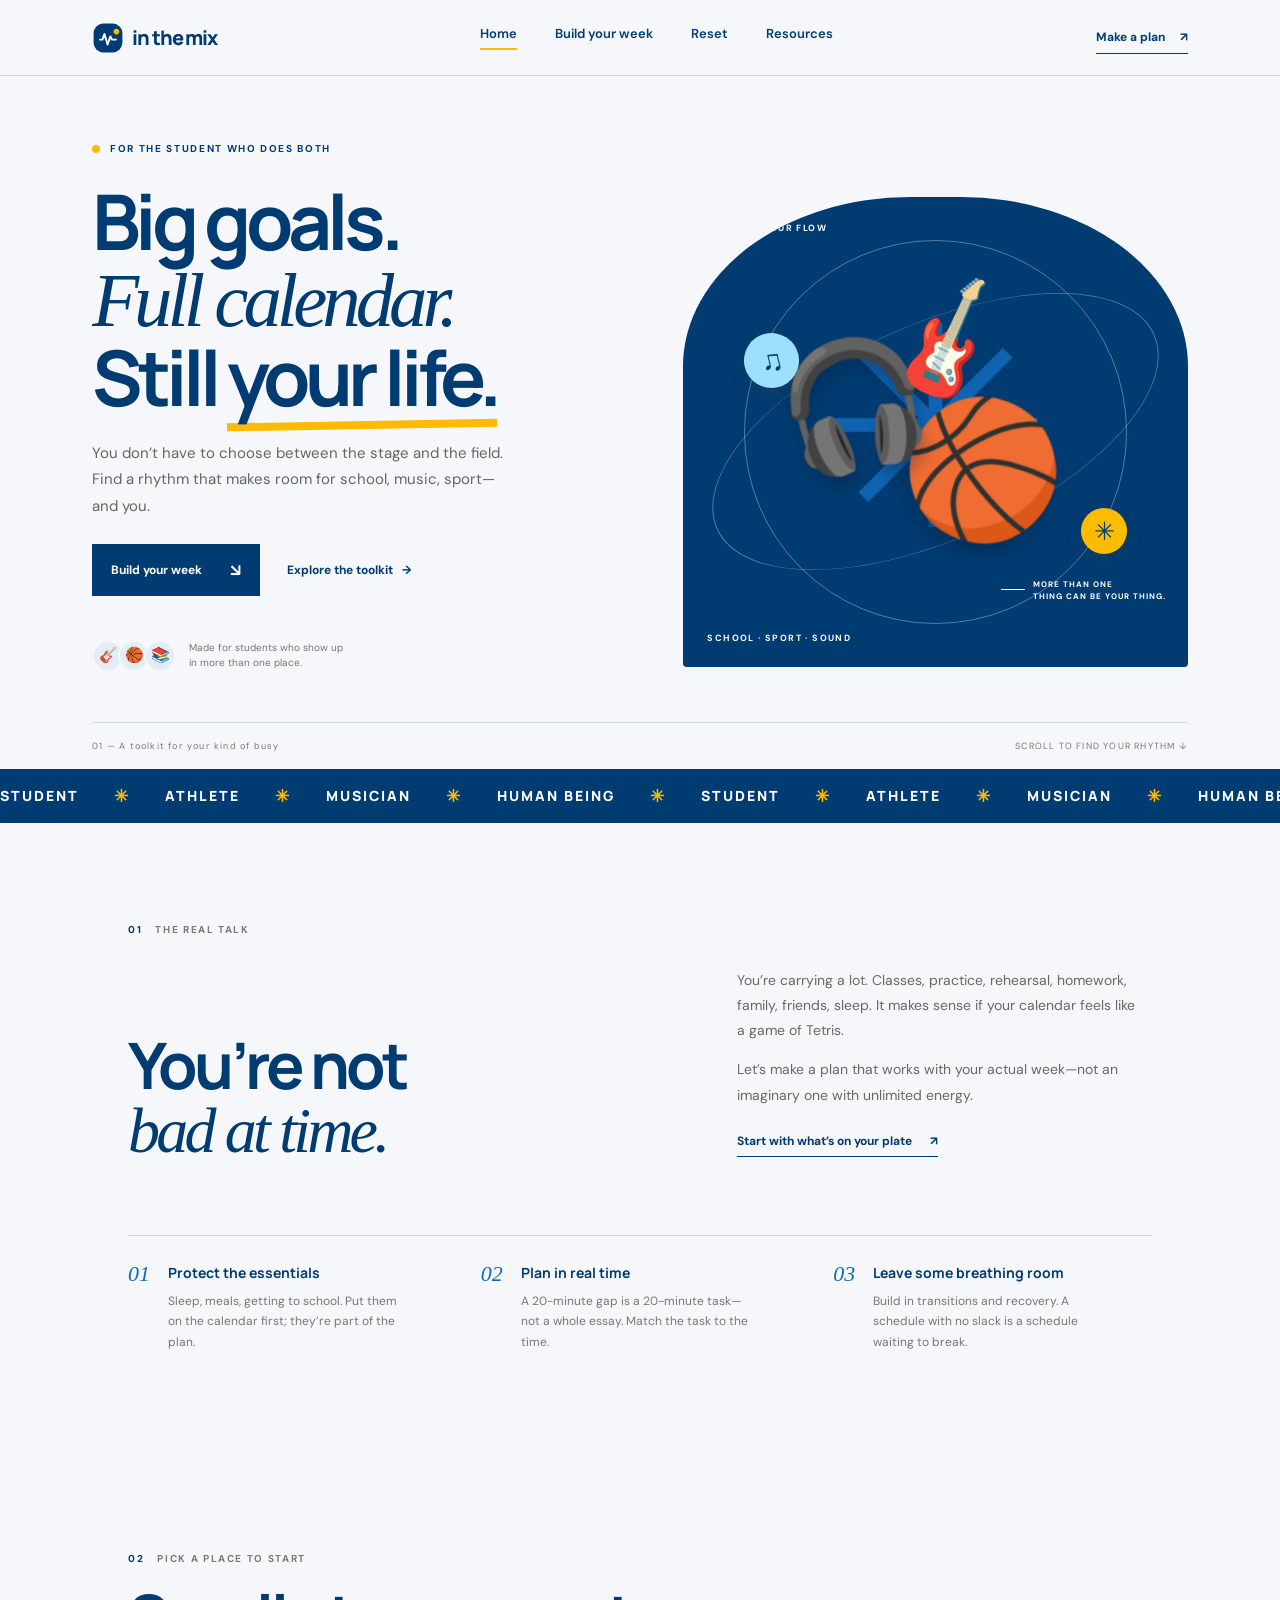
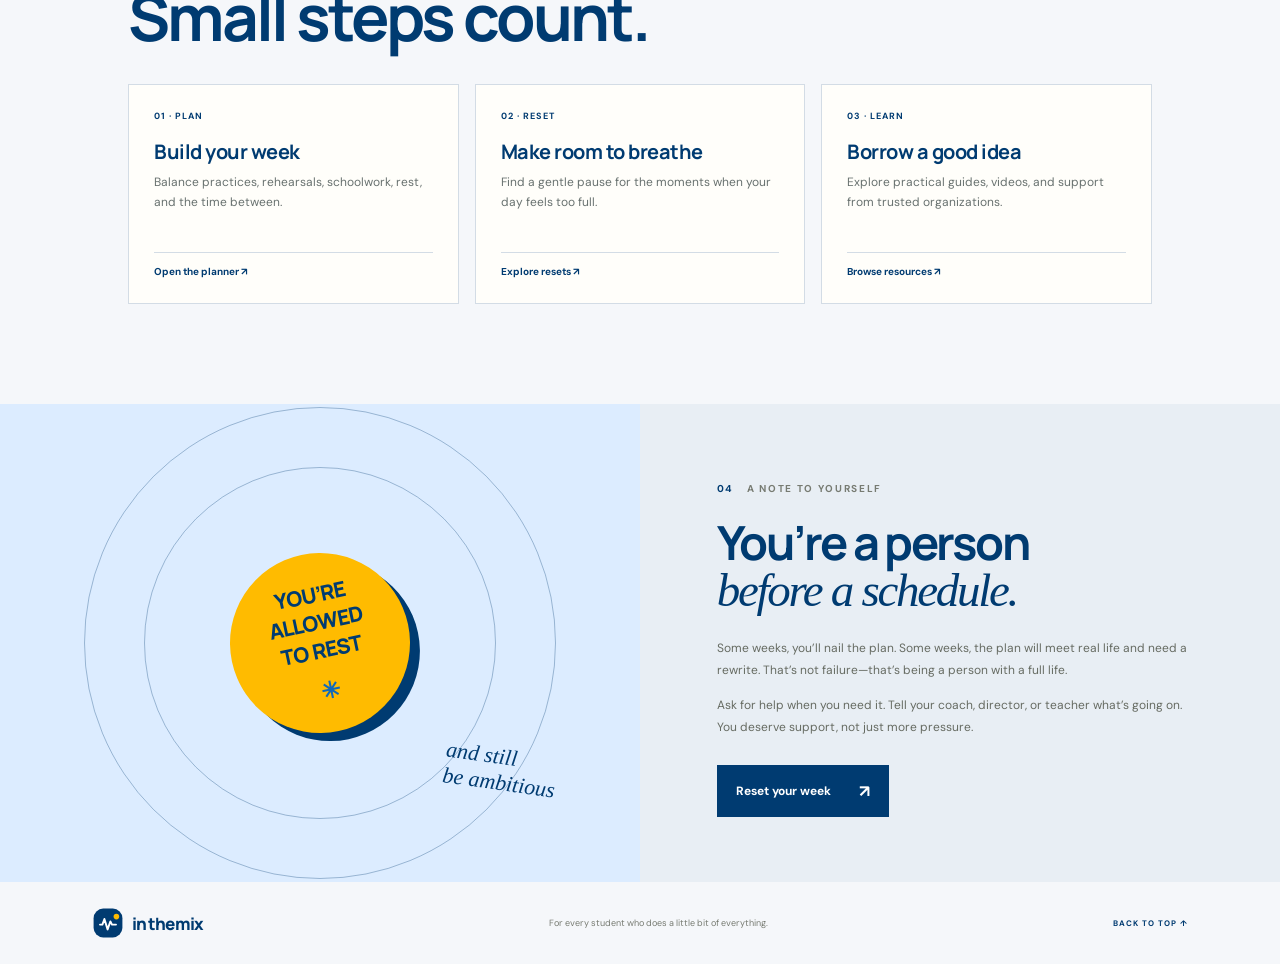
<file: index.html>
<!doctype html>
<html lang="en">
<head>
<meta charset="utf-8">
<meta name="viewport" content="width=device-width, initial-scale=1">
<meta name="theme-color" content="#003b71">
<meta name="description" content="A welcoming toolkit for students balancing music, sports, school, and everything in between.">
<title>Make room for every part of you | In the Mix</title>
<link rel="preconnect" href="https://fonts.googleapis.com">
<link rel="preconnect" href="https://fonts.gstatic.com" crossorigin>
<link href="https://fonts.googleapis.com/css2?family=DM+Sans:wght@400;500;600;700&family=Manrope:wght@400;500;600;700;800&display=swap" rel="stylesheet">
<link rel="stylesheet" href="styles.css">
</head>
<body id="top">
<header class="topbar">
<a class="brand" href="index.html" aria-label="In the Mix home">
<svg class="brand-mark" viewBox="0 0 40 40" aria-hidden="true">
<rect x="2" y="2" width="36" height="36" rx="12" fill="currentColor"/>
<path d="M10 22h3l2.5-7 4 13 3.5-10 2 4h5" fill="none" stroke="#fff" stroke-width="2.4" stroke-linecap="round" stroke-linejoin="round"/>
<circle cx="30.5" cy="12" r="3.5" fill="#ffbb00"/>
</svg> in the mix</a>
<nav aria-label="Main navigation">
<a href="index.html" aria-current="page">Home</a>
<a href="planner.html">Build your week</a>
<a href="reset.html">Reset</a>
<a href="resources.html">Resources</a>
</nav>
<a class="nav-cta" href="planner.html">Make a plan <span>↗</span>
</a>
</header>
<main>
<section class="hero" id="home">
<div class="hero-copy">
<div class="eyebrow">
<span class="eyebrow-dot">
</span> FOR THE STUDENT WHO DOES BOTH</div>
<h1>Big goals.<br>
<em>Full calendar.</em>
<br>Still <span class="underlined">your life.</span>
</h1>
<p class="hero-intro">You don’t have to choose between the stage and the field. Find a rhythm that makes room for school, music, sport—and you.</p>
<div class="hero-actions">
<a class="button button-dark" href="planner.html">Build your week <span>↘</span>
</a>
<a class="text-link" href="index.html#toolkit">Explore the toolkit <span>→</span>
</a>
</div>
<div class="hero-note">
<div class="avatar-stack">
<span>🎸</span>
<span>🏀</span>
<span>📚</span>
</div>
<span>Made for students who show up<br>in more than one place.</span>
</div>
</div>
<div class="hero-art" aria-label="Illustration of music and sports gear">
<div class="art-orbit orbit-one">
</div>
<div class="art-orbit orbit-two">
</div>
<div class="art-label label-top">
<span>01 / FIND YOUR FLOW</span>
<span>✳</span>
</div>
<div class="art-sticker sticker-note">♫</div>
<div class="art-sticker sticker-sun">✳</div>
<div class="art-center">
<div class="sunburst">✳</div>
<div class="hero-ball">🏀</div>
<div class="hero-headphones">🎧</div>
<div class="hero-guitar">🎸</div>
</div>
<div class="art-caption">
<span class="caption-line">
</span>
<span>MORE THAN ONE<br>THING CAN BE YOUR THING.</span>
</div>
<div class="art-label label-bottom">SCHOOL · SPORT · SOUND</div>
</div>
<div class="hero-bottom">
<span>01 — A toolkit for your kind of busy</span>
<span>SCROLL TO FIND YOUR RHYTHM ↓</span>
</div>
</section>
<section class="ticker" aria-label="Your many roles">
<div class="ticker-track">
<span>STUDENT</span>
<b>✳</b>
<span>ATHLETE</span>
<b>✳</b>
<span>MUSICIAN</span>
<b>✳</b>
<span>HUMAN BEING</span>
<b>✳</b>
<span>STUDENT</span>
<b>✳</b>
<span>ATHLETE</span>
<b>✳</b>
<span>MUSICIAN</span>
<b>✳</b>
<span>HUMAN BEING</span>
<b>✳</b>
</div>
</section>
<section class="intro section-pad" id="toolkit">
<div class="section-kicker">
<span>01</span> THE REAL TALK</div>
<div class="intro-grid">
<h2>You’re not<br>
<em>bad at time.</em>
</h2>
<div class="intro-body">
<p>You’re carrying a lot. Classes, practice, rehearsal, homework, family, friends, sleep. It makes sense if your calendar feels like a game of Tetris.</p>
<p>Let’s make a plan that works with your actual week—not an imaginary one with unlimited energy.</p>
<a href="planner.html" class="arrow-link">Start with what’s on your plate <span>↗</span>
</a>
</div>
</div>
<div class="principle-row">
<article>
<span class="principle-num">01</span>
<div>
<h3>Protect the essentials</h3>
<p>Sleep, meals, getting to school. Put them on the calendar first; they’re part of the plan.</p>
</div>
</article>
<article>
<span class="principle-num">02</span>
<div>
<h3>Plan in real time</h3>
<p>A 20-minute gap is a 20-minute task—not a whole essay. Match the task to the time.</p>
</div>
</article>
<article>
<span class="principle-num">03</span>
<div>
<h3>Leave some breathing room</h3>
<p>Build in transitions and recovery. A schedule with no slack is a schedule waiting to break.</p>
</div>
</article>
</div>
</section>
<section class="page-paths section-pad">
<div class="section-kicker">
<span>02</span> PICK A PLACE TO START</div>
<h2>Small steps count.</h2>
<div class="path-grid">
<a class="path-card" href="planner.html">
<span>01 · PLAN</span>
<h3>Build your week</h3>
<p>Balance practices, rehearsals, schoolwork, rest, and the time between.</p>
<b>Open the planner ↗</b>
</a>
<a class="path-card" href="reset.html">
<span>02 · RESET</span>
<h3>Make room to breathe</h3>
<p>Find a gentle pause for the moments when your day feels too full.</p>
<b>Explore resets ↗</b>
</a>
<a class="path-card" href="resources.html">
<span>03 · LEARN</span>
<h3>Borrow a good idea</h3>
<p>Explore practical guides, videos, and support from trusted organizations.</p>
<b>Browse resources ↗</b>
</a>
</div>
</section>
<section class="stories" id="stories">
<div class="story-art">
<div class="story-stamp">YOU’RE<br>ALLOWED<br>TO REST<span>✳</span>
</div>
<div class="story-scribble">and still<br>be ambitious</div>
</div>
<div class="story-copy">
<div class="section-kicker">
<span>04</span> A NOTE TO YOURSELF</div>
<h2>You’re a person<br>
<em>before a schedule.</em>
</h2>
<p>Some weeks, you’ll nail the plan. Some weeks, the plan will meet real life and need a rewrite. That’s not failure—that’s being a person with a full life.</p>
<p>Ask for help when you need it. Tell your coach, director, or teacher what’s going on. You deserve support, not just more pressure.</p>
<a class="button button-dark" href="planner.html">Reset your week <span>↗</span>
</a>
</div>
</section>
</main>
<footer>
<a class="brand" href="index.html" aria-label="In the Mix home">
<svg class="brand-mark" viewBox="0 0 40 40" aria-hidden="true">
<rect x="2" y="2" width="36" height="36" rx="12" fill="currentColor"/>
<path d="M10 22h3l2.5-7 4 13 3.5-10 2 4h5" fill="none" stroke="#fff" stroke-width="2.4" stroke-linecap="round" stroke-linejoin="round"/>
<circle cx="30.5" cy="12" r="3.5" fill="#ffbb00"/>
</svg> in the mix</a>
<span>For every student who does a little bit of everything.</span>
<a href="#top">BACK TO TOP ↑</a>
</footer>
<script src="script.js">
</script>
</body>
</html>
</file>
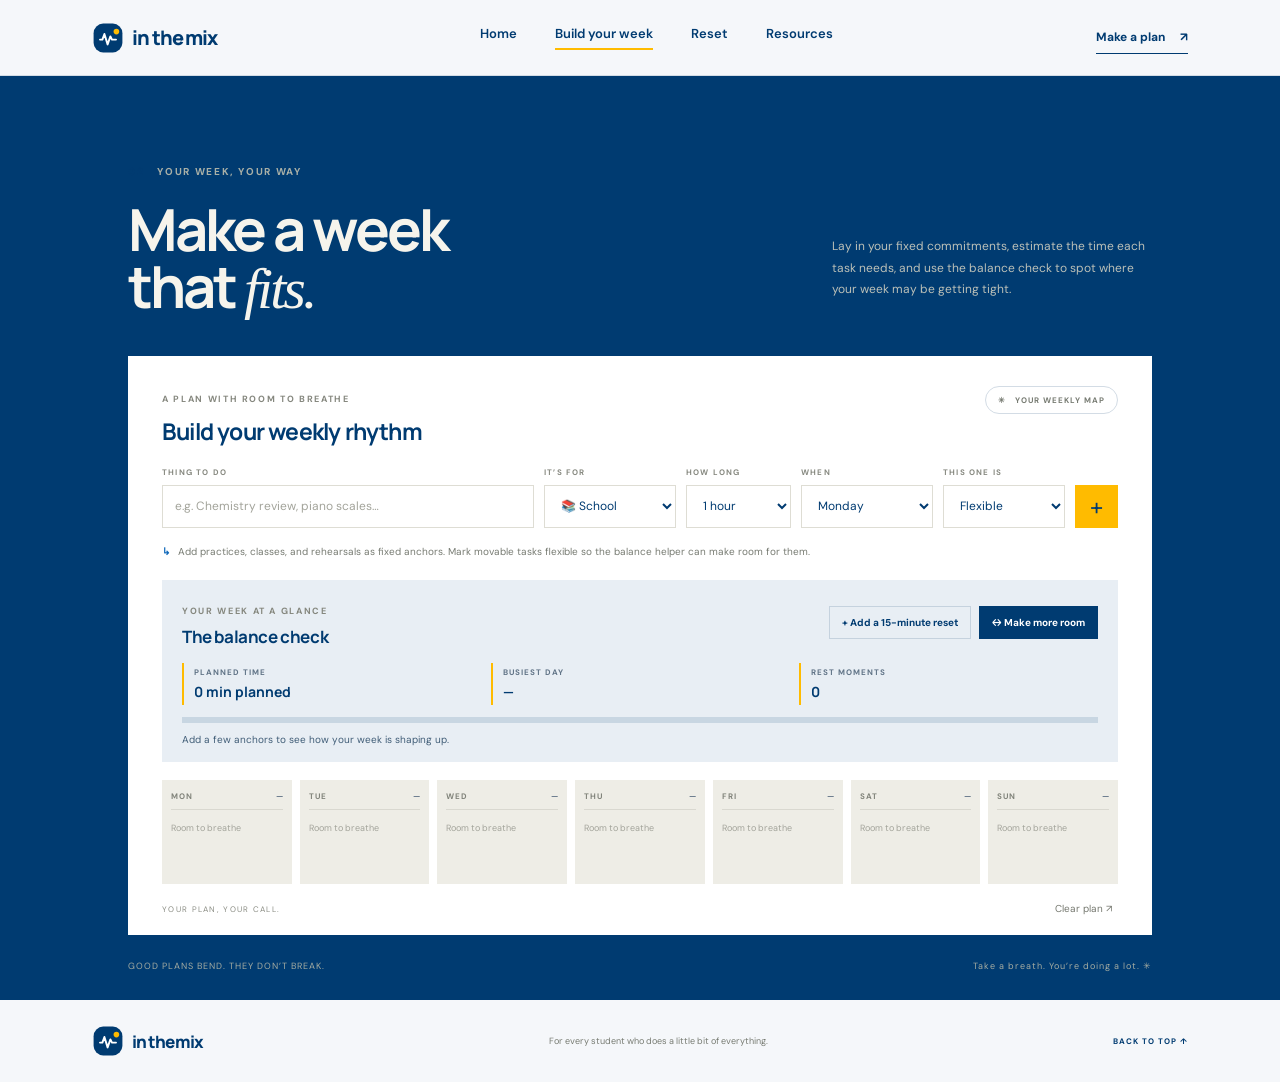
<file: planner.html>
<!doctype html>
<html lang="en">
<head>
<meta charset="utf-8">
<meta name="viewport" content="width=device-width, initial-scale=1">
<meta name="theme-color" content="#003b71">
<meta name="description" content="A flexible week planner for students balancing sports, music, school, and rest.">
<title>Build your week | In the Mix</title>
<link rel="preconnect" href="https://fonts.googleapis.com">
<link rel="preconnect" href="https://fonts.gstatic.com" crossorigin>
<link href="https://fonts.googleapis.com/css2?family=DM+Sans:wght@400;500;600;700&family=Manrope:wght@400;500;600;700;800&display=swap" rel="stylesheet">
<link rel="stylesheet" href="styles.css">
</head>
<body id="top">
<header class="topbar">
<a class="brand" href="index.html" aria-label="In the Mix home">
<svg class="brand-mark" viewBox="0 0 40 40" aria-hidden="true">
<rect x="2" y="2" width="36" height="36" rx="12" fill="currentColor"/>
<path d="M10 22h3l2.5-7 4 13 3.5-10 2 4h5" fill="none" stroke="#fff" stroke-width="2.4" stroke-linecap="round" stroke-linejoin="round"/>
<circle cx="30.5" cy="12" r="3.5" fill="#ffbb00"/>
</svg> in the mix</a>
<nav aria-label="Main navigation">
<a href="index.html">Home</a>
<a href="planner.html" aria-current="page">Build your week</a>
<a href="reset.html">Reset</a>
<a href="resources.html">Resources</a>
</nav>
<a class="nav-cta" href="planner.html">Make a plan <span>↗</span>
</a>
</header>
<main>
<section class="planner-section" id="planner">
<div class="planner-heading">
<div>
<div class="section-kicker light-kicker">
<span>02</span> YOUR WEEK, YOUR WAY</div>
<h2>Make a week<br>that <em>fits.</em>
</h2>
</div>
<p>Lay in your fixed commitments, estimate the time each task needs, and use the balance check to spot where your week may be getting tight.</p>
</div>
<div class="planner-card">
<div class="planner-top">
<div>
<span class="step-label">A PLAN WITH ROOM TO BREATHE</span>
<h3>Build your weekly rhythm</h3>
</div>
<span class="week-badge">✳ &nbsp; YOUR WEEKLY MAP</span>
</div>
<div class="planner-form">
<label class="field">
<span>THING TO DO</span>
<input id="taskInput" type="text" placeholder="e.g. Chemistry review, piano scales…" maxlength="70">
</label>
<label class="field field-category">
<span>IT’S FOR</span>
<select id="categoryInput">
<option value="school">📚 School</option>
<option value="music">🎵 Music</option>
<option value="sport">🏃 Sport</option>
<option value="life">🌿 Life / rest</option>
</select>
</label>
<label class="field field-duration">
<span>HOW LONG</span>
<select id="durationInput">
<option value="0.25">15 min</option>
<option value="0.5">30 min</option>
<option value="0.75">45 min</option>
<option value="1" selected>1 hour</option>
<option value="1.5">1.5 hours</option>
<option value="2">2 hours</option>
</select>
</label>
<label class="field field-day">
<span>WHEN</span>
<select id="dayInput">
<option>Monday</option>
<option>Tuesday</option>
<option>Wednesday</option>
<option>Thursday</option>
<option>Friday</option>
<option>Saturday</option>
<option>Sunday</option>
</select>
</label>
<label class="field field-flex">
<span>THIS ONE IS</span>
<select id="flexInput">
<option value="fixed">Fixed</option>
<option value="flexible" selected>Flexible</option>
</select>
</label>
<button class="add-button" id="addTask" type="button" aria-label="Add task">+</button>
</div>
<div class="planner-hint">
<span>↳</span> Add practices, classes, and rehearsals as fixed anchors. Mark movable tasks flexible so the balance helper can make room for them.</div>
<section class="week-check" aria-labelledby="weekCheckTitle">
<div class="week-check-head">
<div>
<span class="step-label">YOUR WEEK AT A GLANCE</span>
<h4 id="weekCheckTitle">The balance check</h4>
</div>
<div class="week-actions">
<button id="addReset" type="button" class="planner-tool">+ Add a 15-minute reset</button>
<button id="rebalancePlan" type="button" class="planner-tool planner-tool-strong">↔ Make more room</button>
</div>
</div>
<div class="balance-stats">
<div class="balance-stat">
<span>PLANNED TIME</span>
<strong id="plannedHours">0 hrs</strong>
</div>
<div class="balance-stat">
<span>BUSIEST DAY</span>
<strong id="busyDay">—</strong>
</div>
<div class="balance-stat">
<span>REST MOMENTS</span>
<strong id="restCount">0</strong>
</div>
</div>
<div class="load-track" role="img" aria-label="Weekly planned time">
<span id="loadFill">
</span>
</div>
<p id="balanceMessage" class="balance-message" aria-live="polite">Add a few anchors to see how your week is shaping up.</p>
</section>
<div class="week-grid" id="weekGrid" aria-live="polite">
</div>
<div class="planner-footer">
<span id="taskCount">YOUR PLAN, YOUR CALL.</span>
<button id="clearPlan" type="button" class="clear-button">Clear plan ↗</button>
</div>
</div>
<div class="planner-bottom">
<span>GOOD PLANS BEND. THEY DON’T BREAK.</span>
<span>Take a breath. You’re doing a lot. ✳</span>
</div>
</section>
</main>
<footer>
<a class="brand" href="index.html" aria-label="In the Mix home">
<svg class="brand-mark" viewBox="0 0 40 40" aria-hidden="true">
<rect x="2" y="2" width="36" height="36" rx="12" fill="currentColor"/>
<path d="M10 22h3l2.5-7 4 13 3.5-10 2 4h5" fill="none" stroke="#fff" stroke-width="2.4" stroke-linecap="round" stroke-linejoin="round"/>
<circle cx="30.5" cy="12" r="3.5" fill="#ffbb00"/>
</svg> in the mix</a>
<span>For every student who does a little bit of everything.</span>
<a href="#top">BACK TO TOP ↑</a>
</footer>
<script src="script.js">
</script>
</body>
</html>
</file>
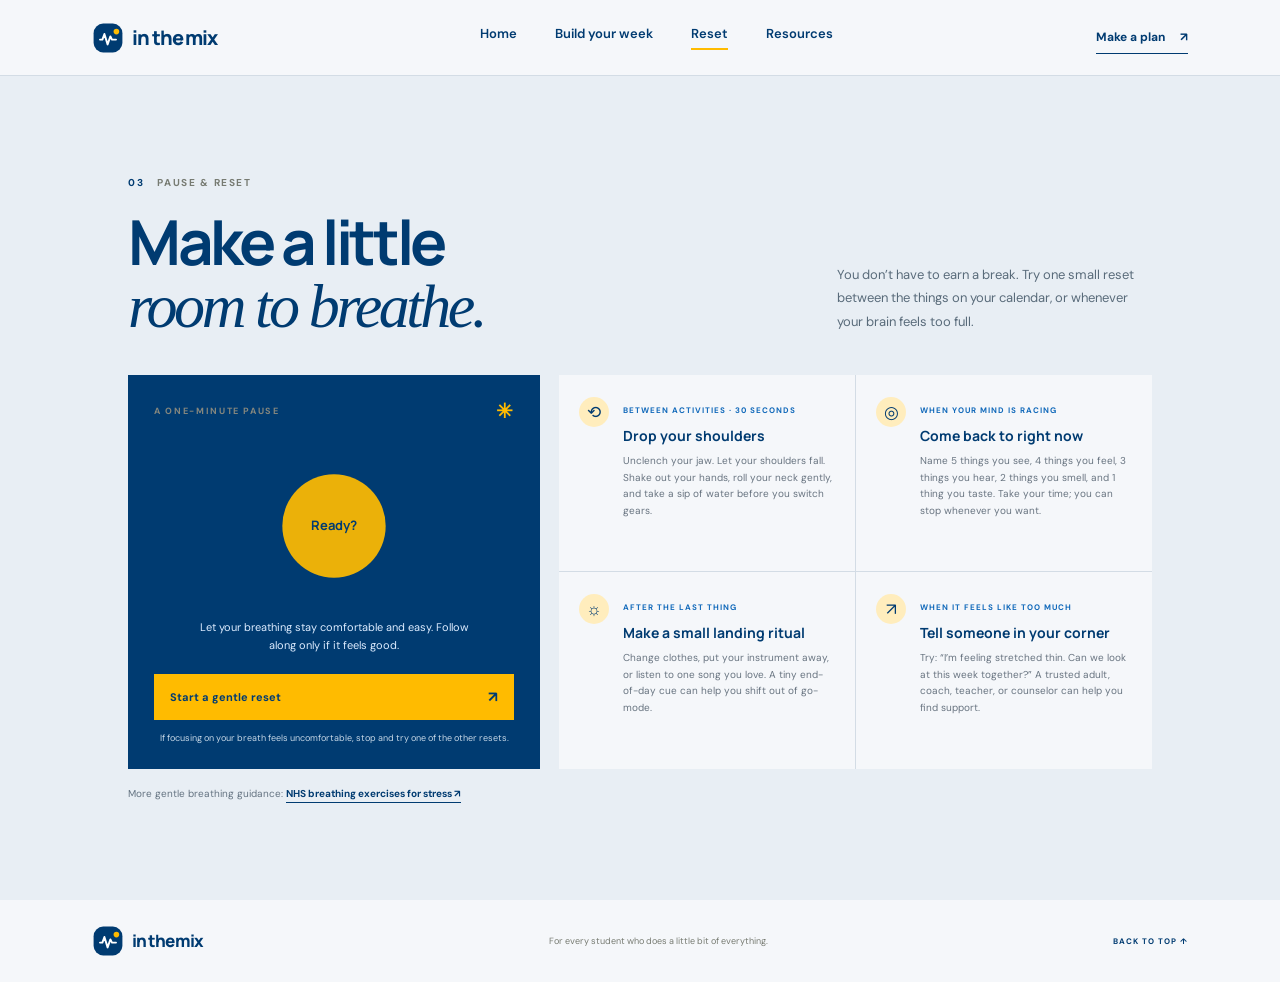
<file: reset.html>
<!doctype html>
<html lang="en">
<head>
<meta charset="utf-8">
<meta name="viewport" content="width=device-width, initial-scale=1">
<meta name="theme-color" content="#003b71">
<meta name="description" content="Gentle ways to relax, lower stress, and reset between classes, practices, and rehearsals.">
<title>Pause and reset | In the Mix</title>
<link rel="preconnect" href="https://fonts.googleapis.com">
<link rel="preconnect" href="https://fonts.gstatic.com" crossorigin>
<link href="https://fonts.googleapis.com/css2?family=DM+Sans:wght@400;500;600;700&family=Manrope:wght@400;500;600;700;800&display=swap" rel="stylesheet">
<link rel="stylesheet" href="styles.css">
</head>
<body id="top">
<header class="topbar">
<a class="brand" href="index.html" aria-label="In the Mix home">
<svg class="brand-mark" viewBox="0 0 40 40" aria-hidden="true">
<rect x="2" y="2" width="36" height="36" rx="12" fill="currentColor"/>
<path d="M10 22h3l2.5-7 4 13 3.5-10 2 4h5" fill="none" stroke="#fff" stroke-width="2.4" stroke-linecap="round" stroke-linejoin="round"/>
<circle cx="30.5" cy="12" r="3.5" fill="#ffbb00"/>
</svg> in the mix</a>
<nav aria-label="Main navigation">
<a href="index.html">Home</a>
<a href="planner.html">Build your week</a>
<a href="reset.html" aria-current="page">Reset</a>
<a href="resources.html">Resources</a>
</nav>
<a class="nav-cta" href="planner.html">Make a plan <span>↗</span>
</a>
</header>
<main>
<section class="reset-section section-pad" id="reset">
<div class="reset-heading">
<div>
<div class="section-kicker">
<span>03</span> PAUSE & RESET</div>
<h2>Make a little<br>
<em>room to breathe.</em>
</h2>
</div>
<p>You don’t have to earn a break. Try one small reset between the things on your calendar, or whenever your brain feels too full.</p>
</div>
<div class="reset-grid">
<article class="breath-card">
<div class="breath-card-top">
<span class="step-label">A ONE-MINUTE PAUSE</span>
<span class="breath-spark">✳</span>
</div>
<div class="breath-visual" id="breathVisual">
<div class="breath-ring">
</div>
<span id="breathCue">Ready?</span>
</div>
<p class="breath-copy" id="breathCopy">Let your breathing stay comfortable and easy. Follow along only if it feels good.</p>
<button class="breath-button" id="breathButton" type="button">Start a gentle reset <span>↗</span>
</button>
<p class="breath-footnote">If focusing on your breath feels uncomfortable, stop and try one of the other resets.</p>
</article>
<div class="reset-strategies">
<article class="reset-tip">
<span class="tip-icon">⟲</span>
<div>
<span class="tip-label">BETWEEN ACTIVITIES · 30 SECONDS</span>
<h3>Drop your shoulders</h3>
<p>Unclench your jaw. Let your shoulders fall. Shake out your hands, roll your neck gently, and take a sip of water before you switch gears.</p>
</div>
</article>
<article class="reset-tip">
<span class="tip-icon">◎</span>
<div>
<span class="tip-label">WHEN YOUR MIND IS RACING</span>
<h3>Come back to right now</h3>
<p>Name 5 things you see, 4 things you feel, 3 things you hear, 2 things you smell, and 1 thing you taste. Take your time; you can stop whenever you want.</p>
</div>
</article>
<article class="reset-tip">
<span class="tip-icon">☼</span>
<div>
<span class="tip-label">AFTER THE LAST THING</span>
<h3>Make a small landing ritual</h3>
<p>Change clothes, put your instrument away, or listen to one song you love. A tiny end-of-day cue can help you shift out of go-mode.</p>
</div>
</article>
<article class="reset-tip">
<span class="tip-icon">↗</span>
<div>
<span class="tip-label">WHEN IT FEELS LIKE TOO MUCH</span>
<h3>Tell someone in your corner</h3>
<p>Try: “I’m feeling stretched thin. Can we look at this week together?” A trusted adult, coach, teacher, or counselor can help you find support.</p>
</div>
</article>
</div>
</div>
<div class="reset-source">More gentle breathing guidance: <a href="https://www.nhs.uk/mental-health/self-help/guides-tools-and-activities/breathing-exercises-for-stress/" target="_blank" rel="noopener noreferrer">NHS breathing exercises for stress ↗</a>
</div>
</section>
</main>
<footer>
<a class="brand" href="index.html" aria-label="In the Mix home">
<svg class="brand-mark" viewBox="0 0 40 40" aria-hidden="true">
<rect x="2" y="2" width="36" height="36" rx="12" fill="currentColor"/>
<path d="M10 22h3l2.5-7 4 13 3.5-10 2 4h5" fill="none" stroke="#fff" stroke-width="2.4" stroke-linecap="round" stroke-linejoin="round"/>
<circle cx="30.5" cy="12" r="3.5" fill="#ffbb00"/>
</svg> in the mix</a>
<span>For every student who does a little bit of everything.</span>
<a href="#top">BACK TO TOP ↑</a>
</footer>
<script src="script.js">
</script>
</body>
</html>
</file>
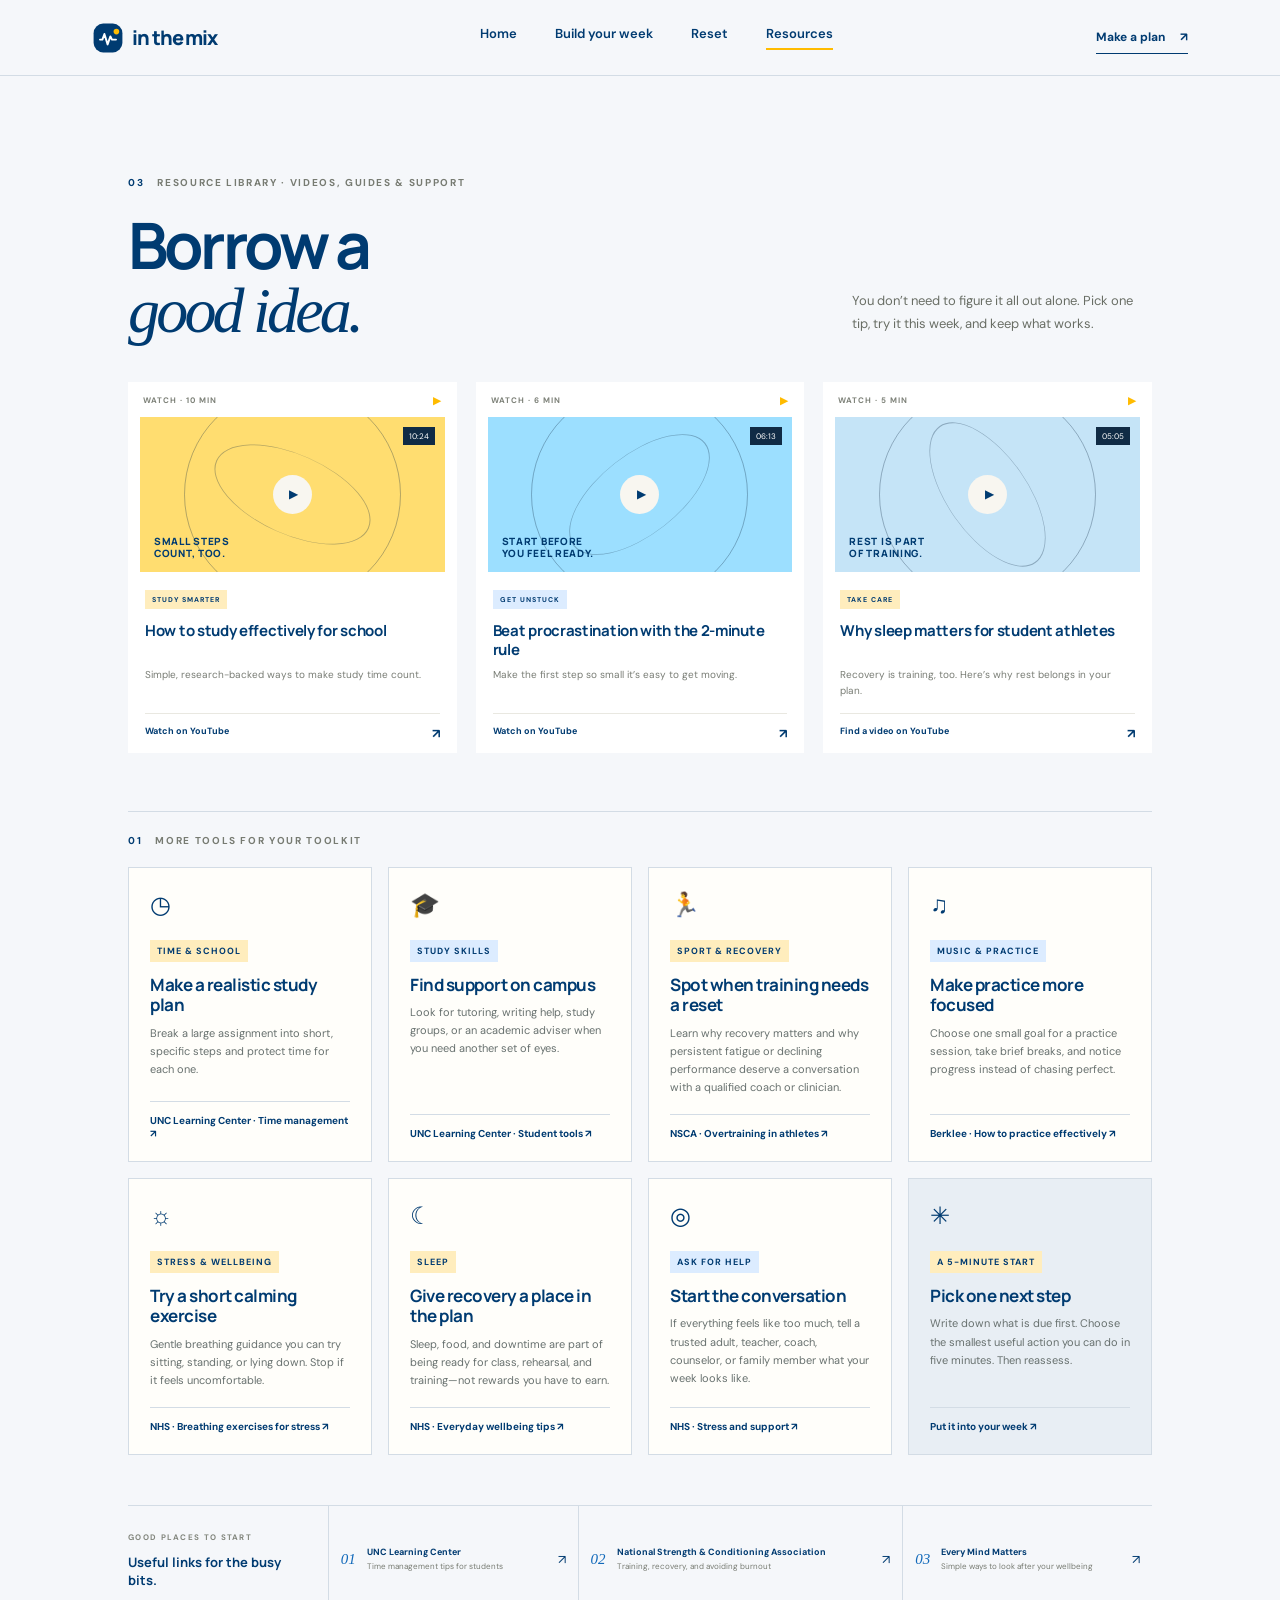
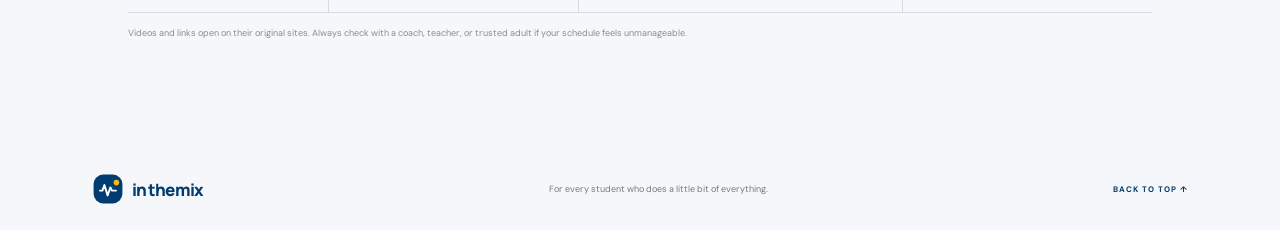
<file: resources.html>
<!doctype html>
<html lang="en">
<head>
<meta charset="utf-8">
<meta name="viewport" content="width=device-width, initial-scale=1">
<meta name="theme-color" content="#003b71">
<meta name="description" content="Videos, practical guides, recovery information, and support for student musicians and athletes.">
<title>Resource library | In the Mix</title>
<link rel="preconnect" href="https://fonts.googleapis.com">
<link rel="preconnect" href="https://fonts.gstatic.com" crossorigin>
<link href="https://fonts.googleapis.com/css2?family=DM+Sans:wght@400;500;600;700&family=Manrope:wght@400;500;600;700;800&display=swap" rel="stylesheet">
<link rel="stylesheet" href="styles.css">
</head>
<body id="top">
<header class="topbar">
<a class="brand" href="index.html" aria-label="In the Mix home">
<svg class="brand-mark" viewBox="0 0 40 40" aria-hidden="true">
<rect x="2" y="2" width="36" height="36" rx="12" fill="currentColor"/>
<path d="M10 22h3l2.5-7 4 13 3.5-10 2 4h5" fill="none" stroke="#fff" stroke-width="2.4" stroke-linecap="round" stroke-linejoin="round"/>
<circle cx="30.5" cy="12" r="3.5" fill="#ffbb00"/>
</svg> in the mix</a>
<nav aria-label="Main navigation">
<a href="index.html">Home</a>
<a href="planner.html">Build your week</a>
<a href="reset.html">Reset</a>
<a href="resources.html" aria-current="page">Resources</a>
</nav>
<a class="nav-cta" href="planner.html">Make a plan <span>↗</span>
</a>
</header>
<main>
<section class="resources section-pad" id="resources">
<div class="resources-head">
<div>
<div class="section-kicker">
<span>03</span> RESOURCE LIBRARY · VIDEOS, GUIDES & SUPPORT</div>
<h2>Borrow a<br>
<em>good idea.</em>
</h2>
</div>
<p>You don’t need to figure it all out alone. Pick one tip, try it this week, and keep what works.</p>
</div>
<div class="resource-grid">
<article class="resource-card resource-video">
<div class="resource-meta">
<span>WATCH · 10 MIN</span>
<span class="resource-icon">▶</span>
</div>
<a class="video-thumb thumb-one" href="https://www.youtube.com/watch?v=CPxSzxylRCI" target="_blank" rel="noopener noreferrer" aria-label="Play How to study effectively for school on YouTube">
<span class="play-button" aria-hidden="true">▶</span>
<span class="thumb-note">SMALL STEPS<br>COUNT, TOO.</span>
<span class="thumb-clock">10:24</span>
</a>
<div class="resource-copy">
<div class="tag tag-amber">STUDY SMARTER</div>
<h3>How to study effectively for school</h3>
<p>Simple, research-backed ways to make study time count.</p>
<a href="https://www.youtube.com/watch?v=CPxSzxylRCI" target="_blank" rel="noopener noreferrer">Watch on YouTube <span>↗</span>
</a>
</div>
</article>
<article class="resource-card resource-video">
<div class="resource-meta">
<span>WATCH · 6 MIN</span>
<span class="resource-icon">▶</span>
</div>
<a class="video-thumb thumb-two" href="https://www.youtube.com/watch?v=3QWIxElEnc8" target="_blank" rel="noopener noreferrer" aria-label="Play Beat procrastination with the 2-minute rule on YouTube">
<span class="play-button" aria-hidden="true">▶</span>
<span class="thumb-note">START BEFORE<br>YOU FEEL READY.</span>
<span class="thumb-clock">06:13</span>
</a>
<div class="resource-copy">
<div class="tag tag-lilac">GET UNSTUCK</div>
<h3>Beat procrastination with the 2-minute rule</h3>
<p>Make the first step so small it’s easy to get moving.</p>
<a href="https://www.youtube.com/watch?v=3QWIxElEnc8" target="_blank" rel="noopener noreferrer">Watch on YouTube <span>↗</span>
</a>
</div>
</article>
<article class="resource-card resource-video">
<div class="resource-meta">
<span>WATCH · 5 MIN</span>
<span class="resource-icon">▶</span>
</div>
<a class="video-thumb thumb-three" href="https://www.youtube.com/results?search_query=student+athlete+sleep+recovery+TED-Ed" target="_blank" rel="noopener noreferrer" aria-label="Find a video about sleep and recovery for student athletes on YouTube">
<span class="play-button" aria-hidden="true">▶</span>
<span class="thumb-note">REST IS PART<br>OF TRAINING.</span>
<span class="thumb-clock">05:05</span>
</a>
<div class="resource-copy">
<div class="tag tag-green">TAKE CARE</div>
<h3>Why sleep matters for student athletes</h3>
<p>Recovery is training, too. Here’s why rest belongs in your plan.</p>
<a href="https://www.youtube.com/results?search_query=student+athlete+sleep+recovery+TED-Ed" target="_blank" rel="noopener noreferrer">Find a video on YouTube <span>↗</span>
</a>
</div>
</article>
</div>
<div class="resource-library">
<div class="section-kicker">
<span>01</span> MORE TOOLS FOR YOUR TOOLKIT</div>
<div class="library-grid">
<article class="library-card">
<span class="library-icon">◷</span>
<div class="tag tag-amber">TIME & SCHOOL</div>
<h3>Make a realistic study plan</h3>
<p>Break a large assignment into short, specific steps and protect time for each one.</p>
<a href="https://learningcenter.unc.edu/tips-and-tools/time-management/" target="_blank" rel="noopener noreferrer">UNC Learning Center · Time management ↗</a>
</article>
<article class="library-card">
<span class="library-icon">🎓</span>
<div class="tag tag-lilac">STUDY SKILLS</div>
<h3>Find support on campus</h3>
<p>Look for tutoring, writing help, study groups, or an academic adviser when you need another set of eyes.</p>
<a href="https://learningcenter.unc.edu/" target="_blank" rel="noopener noreferrer">UNC Learning Center · Student tools ↗</a>
</article>
<article class="library-card">
<span class="library-icon">🏃</span>
<div class="tag tag-green">SPORT & RECOVERY</div>
<h3>Spot when training needs a reset</h3>
<p>Learn why recovery matters and why persistent fatigue or declining performance deserve a conversation with a qualified coach or clinician.</p>
<a href="https://www.nsca.com/education/articles/kinetic-select/overtraining-in-athletes/" target="_blank" rel="noopener noreferrer">NSCA · Overtraining in athletes ↗</a>
</article>
<article class="library-card">
<span class="library-icon">♫</span>
<div class="tag tag-lilac">MUSIC & PRACTICE</div>
<h3>Make practice more focused</h3>
<p>Choose one small goal for a practice session, take brief breaks, and notice progress instead of chasing perfect.</p>
<a href="https://www.berklee.edu/berklee-today/spring-2019/how-to-practice-effectively" target="_blank" rel="noopener noreferrer">Berklee · How to practice effectively ↗</a>
</article>
<article class="library-card">
<span class="library-icon">☼</span>
<div class="tag tag-amber">STRESS & WELLBEING</div>
<h3>Try a short calming exercise</h3>
<p>Gentle breathing guidance you can try sitting, standing, or lying down. Stop if it feels uncomfortable.</p>
<a href="https://www.nhs.uk/mental-health/self-help/guides-tools-and-activities/breathing-exercises-for-stress/" target="_blank" rel="noopener noreferrer">NHS · Breathing exercises for stress ↗</a>
</article>
<article class="library-card">
<span class="library-icon">☾</span>
<div class="tag tag-green">SLEEP</div>
<h3>Give recovery a place in the plan</h3>
<p>Sleep, food, and downtime are part of being ready for class, rehearsal, and training—not rewards you have to earn.</p>
<a href="https://www.nhs.uk/every-mind-matters/mental-wellbeing-tips/" target="_blank" rel="noopener noreferrer">NHS · Everyday wellbeing tips ↗</a>
</article>
<article class="library-card">
<span class="library-icon">◎</span>
<div class="tag tag-lilac">ASK FOR HELP</div>
<h3>Start the conversation</h3>
<p>If everything feels like too much, tell a trusted adult, teacher, coach, counselor, or family member what your week looks like.</p>
<a href="https://www.nhs.uk/mental-health/feelings-symptoms-behaviours/feelings-and-symptoms/stress/" target="_blank" rel="noopener noreferrer">NHS · Stress and support ↗</a>
</article>
<article class="library-card library-prompt">
<span class="library-icon">✳</span>
<div class="tag tag-green">A 5-MINUTE START</div>
<h3>Pick one next step</h3>
<p>Write down what is due first. Choose the smallest useful action you can do in five minutes. Then reassess.</p>
<a href="planner.html">Put it into your week ↗</a>
</article>
</div>
</div>
<div class="links-strip">
<div class="links-intro">
<span>GOOD PLACES TO START</span>
<p>Useful links for the busy bits.</p>
</div>
<a href="https://learningcenter.unc.edu/tips-and-tools/time-management/" target="_blank" rel="noopener noreferrer">
<span class="link-number">01</span>
<span>
<strong>UNC Learning Center</strong>
<small>Time management tips for students</small>
</span>
<span class="link-arrow">↗</span>
</a>
<a href="https://www.nsca.com/education/articles/kinetic-select/overtraining-in-athletes/" target="_blank" rel="noopener noreferrer">
<span class="link-number">02</span>
<span>
<strong>National Strength & Conditioning Association</strong>
<small>Training, recovery, and avoiding burnout</small>
</span>
<span class="link-arrow">↗</span>
</a>
<a href="https://www.nhs.uk/every-mind-matters/" target="_blank" rel="noopener noreferrer">
<span class="link-number">03</span>
<span>
<strong>Every Mind Matters</strong>
<small>Simple ways to look after your wellbeing</small>
</span>
<span class="link-arrow">↗</span>
</a>
</div>
<p class="resource-note">Videos and links open on their original sites. Always check with a coach, teacher, or trusted adult if your schedule feels unmanageable.</p>
</section>
</main>
<footer>
<a class="brand" href="index.html" aria-label="In the Mix home">
<svg class="brand-mark" viewBox="0 0 40 40" aria-hidden="true">
<rect x="2" y="2" width="36" height="36" rx="12" fill="currentColor"/>
<path d="M10 22h3l2.5-7 4 13 3.5-10 2 4h5" fill="none" stroke="#fff" stroke-width="2.4" stroke-linecap="round" stroke-linejoin="round"/>
<circle cx="30.5" cy="12" r="3.5" fill="#ffbb00"/>
</svg> in the mix</a>
<span>For every student who does a little bit of everything.</span>
<a href="#top">BACK TO TOP ↑</a>
</footer>
<script src="script.js">
</script>
</body>
</html>
</file>
<file: styles.css>
:root{--paper:#f7f5ef;--ink:#102b45;--green:#ffbb00;--orange:#c9dbee;--lilac:#d9e5f1;--muted:#747870;--line:#d8d7ce;--display:'Manrope',sans-serif;--body:'DM Sans',sans-serif}*{box-sizing:border-box}html{scroll-behavior:smooth}body{margin:0;background:var(--paper);color:var(--ink);font-family:var(--body);-webkit-font-smoothing:antialiased}a{color:inherit;text-decoration:none}.topbar{height:76px;display:flex;align-items:center;justify-content:space-between;padding:0 7.2%;border-bottom:1px solid var(--line)}.brand{font:800 20px var(--display);letter-spacing:-1.1px;display:flex;align-items:center;gap:8px}.brand-mark{color:#003b71;font-size:23px}.topbar nav{display:flex;gap:38px;font-size:13px;font-weight:600}.topbar nav a:hover,.text-link:hover,.arrow-link:hover{color:#003b71}.nav-cta{font-size:12px;font-weight:700;border-bottom:1px solid var(--ink);padding:8px 0}.nav-cta span{margin-left:12px}.hero{padding:66px 7.2% 0;display:grid;grid-template-columns:1fr .94fr;column-gap:5%;align-items:center;position:relative;min-height:615px}.hero-copy{padding:0 0 50px;max-width:550px}.eyebrow,.section-kicker,.step-label{font-size:10px;letter-spacing:1.65px;font-weight:700}.eyebrow{display:flex;align-items:center;gap:10px;margin-bottom:28px}.eyebrow-dot{height:8px;width:8px;border-radius:50%;background:#ffbb00}.hero h1,.intro h2,.planner-heading h2,.resources-head h2,.story-copy h2{font:700 clamp(53px,6vw,81px)/.99 var(--display);letter-spacing:-5px;margin:0}.hero h1 em,.intro h2 em,.planner-heading h2 em,.resources-head h2 em,.story-copy h2 em{font-family:Georgia,serif;font-weight:400}.underlined{position:relative}.underlined:after{content:"";height:8px;background:var(--green);position:absolute;left:0;right:0;bottom:0;z-index:-1;transform:rotate(-1deg)}.hero-intro{font-size:15px;line-height:1.75;color:#626960;max-width:420px;margin:25px 0}.hero-actions{display:flex;align-items:center;gap:27px}.button{display:inline-flex;align-items:center;gap:28px;padding:15px 19px;font-size:12px;font-weight:700}.button-dark{background:var(--ink);color:#fff}.button-dark span{font-size:17px}.text-link,.arrow-link{font-size:12px;font-weight:700}.text-link span{padding-left:6px}.hero-note{display:flex;align-items:center;gap:13px;margin-top:44px;font-size:10px;line-height:1.45;color:#747870}.avatar-stack{display:flex}.avatar-stack span{width:32px;height:32px;border-radius:50%;border:2px solid var(--paper);background:#e4edf5;display:grid;place-items:center;font-size:15px;margin-left:-6px}.avatar-stack span:first-child{margin-left:0}.hero-art{position:relative;height:470px;overflow:hidden;background:#c9dbee;border-radius:45% 45% 4px 4px / 36% 36% 4px 4px;display:grid;place-items:center}.art-orbit{position:absolute;border:1px solid rgba(23,37,31,.26);border-radius:50%;width:76%;aspect-ratio:1}.orbit-two{width:95%;transform:rotate(-24deg) scaleY(.45)}.art-center{width:100%;height:100%;display:grid;place-items:center;position:relative}.sunburst{position:absolute;font-size:280px;color:#ffbb00;line-height:1;opacity:.9;animation:rotate 50s linear infinite}.hero-ball{position:absolute;font-size:132px;transform:translate(48px,38px) rotate(17deg);filter:drop-shadow(0 12px 8px #a35d3c30)}.hero-headphones{position:absolute;font-size:122px;transform:translate(-82px,-27px) rotate(-13deg);filter:drop-shadow(0 12px 8px #a35d3c30)}.hero-guitar{position:absolute;font-size:95px;transform:translate(15px,-90px) rotate(-19deg)}.art-label{position:absolute;left:24px;right:24px;display:flex;justify-content:space-between;font-size:9px;font-weight:700;letter-spacing:1.4px}.label-top{top:25px}.label-bottom{bottom:23px}.art-sticker{position:absolute;z-index:2;display:grid;place-items:center;border-radius:50%;box-shadow:0 7px 20px #7d503124}.sticker-note{background:#ffbb00;width:55px;height:55px;left:12%;top:29%;font-size:30px;transform:rotate(-13deg)}.sticker-sun{background:var(--green);width:46px;height:46px;right:12%;bottom:24%;font-size:25px}.art-caption{position:absolute;right:22px;bottom:65px;display:flex;align-items:center;gap:8px;font-size:8px;letter-spacing:1px;line-height:1.5;font-weight:700}.caption-line{width:24px;height:1px;background:var(--ink)}.hero-bottom{grid-column:1/-1;display:flex;justify-content:space-between;border-top:1px solid var(--line);padding:17px 0;font-size:9px;letter-spacing:1.2px;color:#777b72}.ticker{overflow:hidden;background:var(--green);height:54px;display:flex;align-items:center}.ticker-track{display:flex;align-items:center;justify-content:space-around;gap:35px;min-width:100%;white-space:nowrap;font:800 14px var(--display);letter-spacing:2px}.ticker-track b{font-size:17px;color:#ffbb00}.section-pad{padding:100px 10%}.section-kicker{display:flex;gap:13px;align-items:center;color:#777b72}.section-kicker span{color:#003b71}.intro-grid{display:grid;grid-template-columns:1.1fr .9fr;gap:10%;align-items:end;margin-top:32px}.intro h2,.resources-head h2,.story-copy h2{font-size:64px;letter-spacing:-3.8px}.intro-body{padding-bottom:6px;max-width:400px}.intro-body p,.story-copy p{font-size:14px;color:#666b62;line-height:1.8;margin:0 0 14px}.arrow-link{display:inline-block;margin-top:11px;border-bottom:1px solid var(--ink);padding-bottom:7px}.arrow-link span{padding-left:15px}.principle-row{display:grid;grid-template-columns:repeat(3,1fr);gap:34px;margin-top:72px;padding-top:25px;border-top:1px solid var(--line)}.principle-row article{display:flex;gap:18px}.principle-num{font:italic 22px Georgia;color:#ffbb00}.principle-row h3{font:700 14px var(--display);margin:2px 0 9px}.principle-row p{font-size:12px;line-height:1.7;color:#747870;margin:0;max-width:235px}.planner-section{background:#003b71;color:#f6f4ec;padding:89px 10% 28px}.planner-heading{display:flex;justify-content:space-between;align-items:end;margin-bottom:38px}.light-kicker{color:#a9b0a7}.planner-heading h2{font-size:58px;letter-spacing:-3px;margin-top:22px}.planner-heading p{width:320px;font-size:12px;line-height:1.8;color:#bbc0b8;padding-bottom:5px}.planner-card{background:#f8f6f0;color:var(--ink);padding:30px 34px 19px}.planner-top{display:flex;justify-content:space-between;align-items:start}.step-label{color:#85877e;font-size:9px}.planner-top h3{font:700 23px var(--display);letter-spacing:-.8px;margin:8px 0 24px}.week-badge{border:1px solid var(--line);border-radius:20px;padding:8px 12px;font-size:8px;letter-spacing:1px;font-weight:700;color:#777b72}.planner-form{display:grid;grid-template-columns:1fr 170px 150px 43px;gap:10px;align-items:end}.field{display:flex;flex-direction:column;gap:8px}.field>span{font-size:8px;font-weight:700;letter-spacing:1.2px;color:#878980}.field input,.field select{font:12px var(--body);height:43px;border:1px solid #deddd4;background:#fff;padding:0 12px;color:var(--ink);border-radius:0;outline-color:#e6a900}.field input::placeholder{color:#a3a49b}.add-button{height:43px;border:0;background:var(--green);font:24px var(--body);cursor:pointer;color:var(--ink)}.add-button:hover{background:#e6a900}.planner-hint{font-size:10px;color:#777b72;margin:16px 0 20px;line-height:1.6}.planner-hint span{color:#ffbb00;font-weight:700;padding-right:5px}.week-grid{display:grid;grid-template-columns:repeat(7,1fr);gap:8px}.day-column{background:#eeede6;min-height:104px;padding:11px 9px}.day-name{font-size:8px;letter-spacing:1px;font-weight:700;color:#80837a;padding-bottom:9px;border-bottom:1px solid #d9d8d0}.empty-day{font-size:9px;color:#a3a49b;padding-top:12px}.task-chip{position:relative;margin-top:8px;padding:7px 17px 7px 7px;font-size:9px;line-height:1.35;overflow-wrap:anywhere}.task-chip.school{background:#e8eef4}.task-chip.music{background:#ffedbd}.task-chip.sport{background:#ffedbd}.task-chip.life{background:#d9e7e3}.remove-task{position:absolute;right:4px;top:4px;border:0;background:transparent;cursor:pointer;color:#75786f;font-size:12px;padding:0 2px}.planner-footer{display:flex;justify-content:space-between;align-items:center;padding-top:17px;font-size:8px;letter-spacing:1.3px;color:#8b8d84}.clear-button{border:0;background:none;font:10px var(--body);color:#75786f;cursor:pointer}.planner-bottom{display:flex;justify-content:space-between;padding-top:25px;font-size:9px;letter-spacing:1px;color:#a4aca2}.resources-head{display:flex;justify-content:space-between;align-items:end;margin-bottom:39px}.resources-head>p{max-width:300px;font-size:13px;line-height:1.8;color:#696e65;margin:0 0 7px}.resources-head h2{margin-top:24px}.resource-grid{display:grid;grid-template-columns:repeat(3,1fr);gap:19px}.resource-card{background:#fff;padding:12px 12px 0}.resource-meta{display:flex;justify-content:space-between;align-items:center;font-size:8px;letter-spacing:1px;font-weight:700;color:#7d8178;padding:0 3px 10px}.resource-icon{font-size:10px;color:#ffbb00}.video-thumb{height:155px;display:flex;align-items:center;justify-content:center;position:relative;overflow:hidden}.thumb-one{background:#ffedbd}.thumb-two{background:#ffbb00}.thumb-three{background:#d3dce5}.video-thumb:before,.video-thumb:after{content:"";position:absolute;border:1px solid #102b4550;border-radius:50%;width:165px;height:165px}.video-thumb:after{width:215px;height:215px}.thumb-one:before{transform:rotate(24deg) scaleY(.48)}.thumb-two:before{transform:rotate(-38deg) scaleY(.48)}.thumb-three:before{transform:rotate(55deg) scaleY(.48)}.play-button{position:absolute;z-index:2;width:39px;height:39px;border-radius:50%;background:#f8f6f0;display:grid;place-items:center;font-size:12px;padding-left:3px}.thumb-note{position:absolute;left:14px;bottom:13px;font:800 10px/1.2 var(--display);letter-spacing:.7px}.thumb-clock{position:absolute;right:10px;top:10px;background:#102b45;color:#fff;padding:4px 6px;font-size:8px}.resource-copy{padding:14px 5px 16px}.tag{display:inline-block;padding:5px 7px;font-size:7px;letter-spacing:1px;font-weight:700}.tag-amber{background:#ffedbd}.tag-lilac{background:#e8eef4}.tag-green{background:#ffedbd}.resource-copy h3{font:700 15px/1.3 var(--display);letter-spacing:-.3px;margin:12px 0 7px;min-height:39px}.resource-copy p{font-size:10px;color:#797d75;line-height:1.6;margin:0 0 14px;min-height:32px}.resource-copy>a{display:block;border-top:1px solid #e9e8e1;padding-top:11px;font-size:9px;font-weight:700}.resource-copy>a span{float:right;font-size:13px}.links-strip{margin-top:50px;border-top:1px solid var(--line);border-bottom:1px solid var(--line);display:grid;grid-template-columns:.8fr 1fr 1.3fr 1fr;align-items:stretch}.links-intro{padding:18px 15px 15px 0}.links-intro>span{font-size:8px;letter-spacing:1.3px;font-weight:700;color:#82867d}.links-intro p{font:700 13px var(--display);margin:8px 0}.links-strip>a{display:flex;align-items:center;gap:11px;border-left:1px solid var(--line);padding:16px 12px}.link-number{font:italic 15px Georgia;color:#ffbb00}.links-strip strong,.links-strip small{display:block}.links-strip strong{font-size:9px;line-height:1.4}.links-strip small{font-size:8px;color:#777b72;margin-top:3px;line-height:1.4}.link-arrow{margin-left:auto;font-size:13px}.resource-note{font-size:9px;color:#8b8d84;margin-top:14px}.stories{display:grid;grid-template-columns:1fr 1fr;min-height:440px;background:#eef3f8}.story-art{background:#d3dce5;display:grid;place-items:center;position:relative;overflow:hidden;min-height:440px}.story-art:before{content:"";position:absolute;width:350px;height:350px;border-radius:50%;border:1px solid #102b4550}.story-art:after{content:"";position:absolute;width:470px;height:470px;border-radius:50%;border:1px solid #102b4535}.story-stamp{width:180px;height:180px;display:grid;place-content:center;text-align:center;line-height:1.1;background:var(--green);border-radius:50%;font:800 21px var(--display);letter-spacing:-.5px;transform:rotate(-12deg);z-index:1;box-shadow:8px 10px 0 #102b45}.story-stamp span{font-size:23px;margin-top:10px}.story-scribble{position:absolute;right:13%;bottom:18%;font:italic 22px Georgia;transform:rotate(8deg)}.story-copy{padding:78px 12% 65px}.story-copy h2{font-size:47px;letter-spacing:-2.3px;margin:24px 0}.story-copy p{font-size:12px}.story-copy .button{margin-top:13px}footer{padding:25px 7.2%;display:flex;align-items:center;justify-content:space-between;font-size:9px;color:#777b72}footer .brand{color:var(--ink);font-size:17px}footer>a:last-child{font-size:8px;letter-spacing:1px;font-weight:700;color:var(--ink)}@keyframes rotate{to{transform:rotate(360deg)}}
@media(max-width:850px){.hero{padding-left:6%;padding-right:6%;grid-template-columns:1fr 1fr;gap:3%;min-height:560px}.hero-art{height:390px}.hero h1{font-size:62px}.hero-guitar{font-size:76px}.hero-ball{font-size:105px}.hero-headphones{font-size:100px}.section-pad,.planner-section{padding-left:7%;padding-right:7%}.links-strip{grid-template-columns:1fr 1fr}.links-strip>a:nth-of-type(odd){border-left:0}.links-intro{padding-left:10px}.links-strip>a{border-top:1px solid var(--line)}.links-strip>a:nth-of-type(2){border-left:0}.planner-form{grid-template-columns:1fr 140px 130px 43px}.resource-copy h3{font-size:13px}.video-thumb{height:130px}}
@media(max-width:620px){.topbar{height:64px;padding:0 5%}.topbar nav{display:none}.brand{font-size:18px}.hero{display:flex;flex-direction:column;align-items:stretch;padding:48px 6% 0;gap:15px}.hero-copy{padding-bottom:18px}.hero h1{font-size:64px;letter-spacing:-4px}.hero-intro{font-size:13px;max-width:380px}.hero-note{margin-top:26px}.hero-art{height:350px;border-radius:48% 48% 4px 4px / 37% 37% 4px 4px}.sunburst{font-size:235px}.hero-bottom{margin-top:10px;font-size:7px;letter-spacing:.7px}.ticker{height:45px}.ticker-track{font-size:11px;gap:23px}.section-pad{padding:68px 7%}.intro-grid{grid-template-columns:1fr;gap:22px;margin-top:25px}.intro h2,.resources-head h2{font-size:55px}.intro-body{max-width:unset}.principle-row{grid-template-columns:1fr;gap:21px;margin-top:42px}.principle-row p{max-width:unset}.planner-section{padding:65px 5% 23px}.planner-heading{display:block}.planner-heading h2{font-size:53px}.planner-heading p{width:auto;margin-top:20px}.planner-card{padding:22px 16px 15px}.planner-top h3{font-size:20px}.week-badge{font-size:7px;padding:7px}.planner-form{grid-template-columns:1fr 1fr 44px}.field:first-child{grid-column:1/-1}.field-category{grid-column:1}.field-day{grid-column:2}.add-button{grid-column:3;grid-row:2}.week-grid{grid-template-columns:repeat(2,1fr);gap:7px}.day-column{min-height:76px}.day-column:last-child{grid-column:1/-1}.planner-bottom{font-size:7px;gap:14px}.resources-head{display:block}.resources-head>p{margin-top:20px}.resource-grid{grid-template-columns:1fr;gap:14px}.resource-card{display:grid;grid-template-columns:42% 1fr;padding:10px;gap:12px}.resource-meta{grid-column:1/-1;padding-bottom:0}.video-thumb{height:100%;min-height:166px}.resource-copy{padding:3px 0 0}.resource-copy h3{min-height:0;font-size:14px}.resource-copy p{min-height:0}.links-strip{grid-template-columns:1fr}.links-intro{padding:16px 10px}.links-strip>a,.links-strip>a:nth-of-type(odd){border-left:0;border-top:1px solid var(--line);padding:13px 10px}.stories{grid-template-columns:1fr}.story-art{min-height:330px}.story-art:before{width:260px;height:260px}.story-art:after{width:350px;height:350px}.story-stamp{width:150px;height:150px;font-size:18px}.story-scribble{right:12%;bottom:14%}.story-copy{padding:53px 8%}.story-copy h2{font-size:42px}footer{padding:20px 6%;gap:12px;flex-wrap:wrap}footer>span{order:3;width:100%}}

/* Ithaca-inspired blue and gold palette with an original In the Mix mark. */
:root{--paper:#f5f7fa;--ink:#003b71;--green:#ffbb00;--orange:#1169ba;--lilac:#dcecff;--line:#d3dce5}
.brand-mark{color:#003b71;width:32px;height:32px;display:block;flex:none}
.ticker{background:#003b71;color:#fff}.ticker-track b{color:#ffbb00}
.hero-art{background:#003b71;color:#fff}.art-orbit{border-color:#ffffff55}.art-label,.art-caption{color:#fff}.caption-line{background:#fff}.sunburst{color:#1169ba}.hero-ball{filter:drop-shadow(0 12px 8px #001e3a50)}.hero-headphones{filter:drop-shadow(0 12px 8px #001e3a50)}
.sticker-note{background:#9cdfff;color:#003b71}.sticker-sun{background:#ffbb00;color:#003b71}
.planner-section{background:#003b71}.planner-card{background:#fff}.planner-hint span,.principle-num,.link-number{color:#1169ba}.add-button,.story-stamp{background:#ffbb00}.add-button:hover{background:#e6a900}
.task-chip.school{background:#dcecff}.task-chip.music{background:#ffedbd}.task-chip.sport{background:#b9dfef}.task-chip.life{background:#c5e4f7}
.thumb-one{background:#ffdd70}.thumb-two{background:#9cdfff}.thumb-three{background:#c5e4f7}.tag-amber,.tag-green{background:#ffedbd}.tag-lilac{background:#dcecff}
.play-button{color:#003b71}.stories{background:#e8eef4}.story-art{background:#dcecff}.story-art:before,.story-art:after{border-color:#003b7150}.story-stamp{color:#003b71;box-shadow:8px 10px 0 #003b71}.story-stamp span{color:#1169ba}
.eyebrow-dot{background:#ffbb00}.underlined:after{background:#ffbb00}.text-link:hover,.arrow-link:hover{color:#1169ba}.footer-brand .brand-mark{color:#003b71}
.reset-section{background:#e8eef4}
.reset-heading{display:flex;justify-content:space-between;align-items:end;gap:40px;margin-bottom:38px}
.reset-heading h2{font:700 clamp(43px,5vw,62px)/1 var(--display);letter-spacing:-3.4px;margin:22px 0 0}
.reset-heading h2 em{font-family:Georgia,serif;font-weight:400}
.reset-heading>p{max-width:315px;font-size:13px;line-height:1.8;color:#596b7a;margin:0 0 4px}
.reset-grid{display:grid;grid-template-columns:.82fr 1.18fr;gap:19px;align-items:stretch}
.breath-card{background:#003b71;color:#fff;padding:23px 26px;display:flex;flex-direction:column;align-items:center;text-align:center}
.breath-card-top{display:flex;width:100%;justify-content:space-between;align-items:center;color:#dcecff;font-size:9px;letter-spacing:1.2px;font-weight:700}
.breath-spark{color:#ffbb00;font-size:20px}
.breath-visual{position:relative;width:152px;height:152px;display:grid;place-items:center;margin:26px auto 16px;font:700 13px var(--display);color:#003b71}
.breath-ring{position:absolute;inset:0;border-radius:50%;background:#ffbb00;opacity:.92;transform:scale(.68);transition:transform 4s ease-in-out}
.breath-visual span{position:relative;z-index:1;max-width:110px;line-height:1.35}
.breath-visual.inhale .breath-ring{transform:scale(1)}
.breath-visual.exhale .breath-ring{transform:scale(.68);transition-duration:5s}
.breath-copy{min-height:40px;max-width:290px;font-size:11px;line-height:1.65;color:#dcecff;margin:0 0 16px}
.breath-button{width:100%;background:#ffbb00;color:#003b71;border:0;padding:13px 16px;display:flex;justify-content:space-between;align-items:center;font:700 11px var(--body);cursor:pointer}
.breath-button:hover{background:#ffd04d}
.breath-button span{font-size:15px}
.breath-footnote{font-size:9px;line-height:1.5;color:#c5d7e6;margin:12px 0 0}
.reset-strategies{display:grid;grid-template-columns:1fr 1fr;gap:1px;background:#d3dce5}
.reset-tip{background:#f5f7fa;padding:22px 20px;display:flex;gap:14px}
.tip-icon{flex:none;width:30px;height:30px;border-radius:50%;background:#ffedbd;color:#003b71;display:grid;place-items:center;font-size:17px}
.tip-label{font-size:8px;letter-spacing:1px;color:#1169ba;font-weight:700}
.reset-tip h3{font:700 14px var(--display);margin:8px 0}
.reset-tip p{font-size:10px;line-height:1.65;color:#687480;margin:0}
.reset-source{margin-top:18px;font-size:10px;color:#647381}
.reset-source a{font-weight:700;color:#003b71;border-bottom:1px solid #003b71;padding-bottom:2px}
@media(max-width:850px){.reset-grid{grid-template-columns:1fr}.breath-card{min-height:360px}.reset-strategies{grid-template-columns:1fr 1fr}}
@media(max-width:620px){.reset-heading{display:block}.reset-heading>p{margin-top:19px}.reset-grid{gap:12px}.breath-card{padding:21px 20px}.reset-strategies{grid-template-columns:1fr}.reset-tip{padding:17px 16px}}

/* Weekly planning tools */
.planner-heading p{max-width:340px}
.planner-top h3{margin-bottom:20px}
.planner-form{grid-template-columns:minmax(180px,1fr) 132px 105px 132px 122px 43px}
.field input:focus,.field select:focus{outline:2px solid #1169ba;outline-offset:1px}
.week-check{background:#e8eef4;padding:18px 20px 15px;margin:4px 0 18px}
.week-check-head{display:flex;justify-content:space-between;align-items:center;gap:16px}
.week-check-head h4{font:700 17px var(--display);letter-spacing:-.4px;margin:6px 0 0;color:#003b71}
.week-actions{display:flex;gap:8px;flex-wrap:wrap}
.planner-tool{border:1px solid #c5d2de;background:transparent;color:#003b71;padding:9px 12px;font:700 10px var(--body);cursor:pointer}
.planner-tool:hover{background:#dcecff}
.planner-tool-strong{background:#003b71;color:#fff;border-color:#003b71}
.planner-tool-strong:hover{background:#1169ba;color:#fff}
.balance-stats{display:grid;grid-template-columns:repeat(3,1fr);gap:10px;margin:15px 0 12px}
.balance-stat{border-left:2px solid #ffbb00;padding:4px 10px}
.balance-stat span,.balance-stat strong{display:block}
.balance-stat span{font-size:8px;letter-spacing:1px;color:#607386;font-weight:700}
.balance-stat strong{font:700 14px var(--display);color:#003b71;margin-top:5px}
.load-track{height:6px;background:#c8d6e2;overflow:hidden}
.load-track span{display:block;height:100%;width:0;background:#1169ba;transition:width .3s ease}
.balance-message{font-size:10px;line-height:1.55;color:#405d77;margin:9px 0 0}
.balance-message[data-tone="busy"]{color:#8a4b00}
.balance-message[data-tone="nudge"]{color:#4c6479}
.day-title-row{display:flex;justify-content:space-between;align-items:center;padding-bottom:8px;border-bottom:1px solid #d9d8d0}
.day-title-row .day-name{padding:0;border:0}
.day-load{font-size:8px;color:#607386;font-weight:700;white-space:nowrap}
.task-chip{padding:7px 17px 7px 7px}
.task-label,.task-meta{display:block}
.task-label{font-weight:700}
.task-meta{font-size:8px;color:#536b7d;margin-top:4px}
.remove-task{width:18px;height:18px;border-radius:50%}
.remove-task:hover{background:#fff;color:#003b71}
@media(max-width:1050px){.planner-form{grid-template-columns:minmax(170px,1fr) repeat(4,minmax(92px,120px)) 43px}.week-grid{gap:6px}.day-column{padding:10px 7px}}
@media(max-width:850px){.planner-form{grid-template-columns:minmax(0,1fr) repeat(4,minmax(95px,1fr)) 43px}.planner-form .field:first-child{grid-column:1/-1}.week-check-head{align-items:flex-start;flex-direction:column}.week-grid{grid-template-columns:repeat(4,1fr)}}
@media(max-width:620px){.planner-form{grid-template-columns:1fr 1fr;gap:10px}.planner-form .field:first-child{grid-column:1/-1}.planner-form .field-category,.planner-form .field-duration,.planner-form .field-day,.planner-form .field-flex{grid-column:auto;grid-row:auto}.planner-form .add-button{grid-column:1/-1;grid-row:auto;height:42px}.week-check{padding:16px 13px}.week-actions{width:100%}.planner-tool{flex:1;padding:9px 7px;font-size:9px}.balance-stats{gap:5px}.balance-stat{padding:4px 6px}.balance-stat span{font-size:7px}.balance-stat strong{font-size:12px}.week-grid{grid-template-columns:repeat(2,1fr)}.day-column:last-child{grid-column:1/-1}}
.video-thumb{cursor:pointer;color:var(--ink);transition:filter .18s ease}
.video-thumb:hover{filter:saturate(1.08)}
.video-thumb:hover .play-button{transform:scale(1.08);background:#ffbb00}
.video-thumb:focus-visible{outline:3px solid #003b71;outline-offset:3px;z-index:3}

/* Multi-page navigation and resource library */
.topbar nav a[aria-current="page"]{color:#003b71;border-bottom:2px solid #ffbb00;padding-bottom:6px}
.path-grid,.library-grid{display:grid;grid-template-columns:repeat(3,minmax(0,1fr));gap:16px;margin-top:35px}
.page-paths h2{font:700 clamp(40px,5vw,64px)/1 var(--display);letter-spacing:-3px;margin:20px 0 8px}
.path-card,.library-card{position:relative;display:flex;flex-direction:column;align-items:flex-start;background:#fffefa;border:1px solid var(--line);padding:25px;min-height:220px;transition:transform .18s ease,border-color .18s ease}
.path-card:hover,.library-card:hover{transform:translateY(-3px);border-color:#003b71}
.path-card>span,.library-card .tag{font-size:9px;letter-spacing:1px;font-weight:700;color:#003b71}
.path-card h3,.library-card h3{font:700 20px/1.2 var(--display);letter-spacing:-.5px;margin:18px 0 9px}
.path-card p,.library-card p{font-size:12px;line-height:1.65;color:#68716f;margin:0 0 18px}
.path-card b,.library-card>a{font-size:10px;font-weight:700;color:#003b71;border-top:1px solid var(--line);padding-top:12px;margin-top:auto;width:100%}
.resource-library{margin-top:58px}
.resource-library>.section-kicker{padding-top:22px;border-top:1px solid var(--line)}
.library-grid{margin-top:20px;grid-template-columns:repeat(4,minmax(0,1fr))}
.library-card{min-height:270px;padding:21px}
.library-icon{font-size:24px;margin-bottom:20px}
.library-card h3{font-size:17px;margin:13px 0 8px}
.library-card p{font-size:11px}
.library-prompt{background:#e8eef4}
footer .brand{flex-shrink:0}
@media(max-width:850px){.path-grid{grid-template-columns:1fr 1fr}.library-grid{grid-template-columns:repeat(2,minmax(0,1fr))}.topbar nav{gap:18px}}
@media(max-width:620px){.topbar{height:auto;min-height:64px;flex-wrap:wrap;padding:12px 5%;gap:8px}.topbar nav{display:flex;width:100%;order:3;overflow:auto;gap:20px;padding:6px 0}.topbar nav a{white-space:nowrap;font-size:11px}.nav-cta{font-size:10px}.path-grid,.library-grid{grid-template-columns:1fr}.path-card{min-height:190px}.library-card{min-height:230px}.page-paths h2{letter-spacing:-2px}}
</file>
